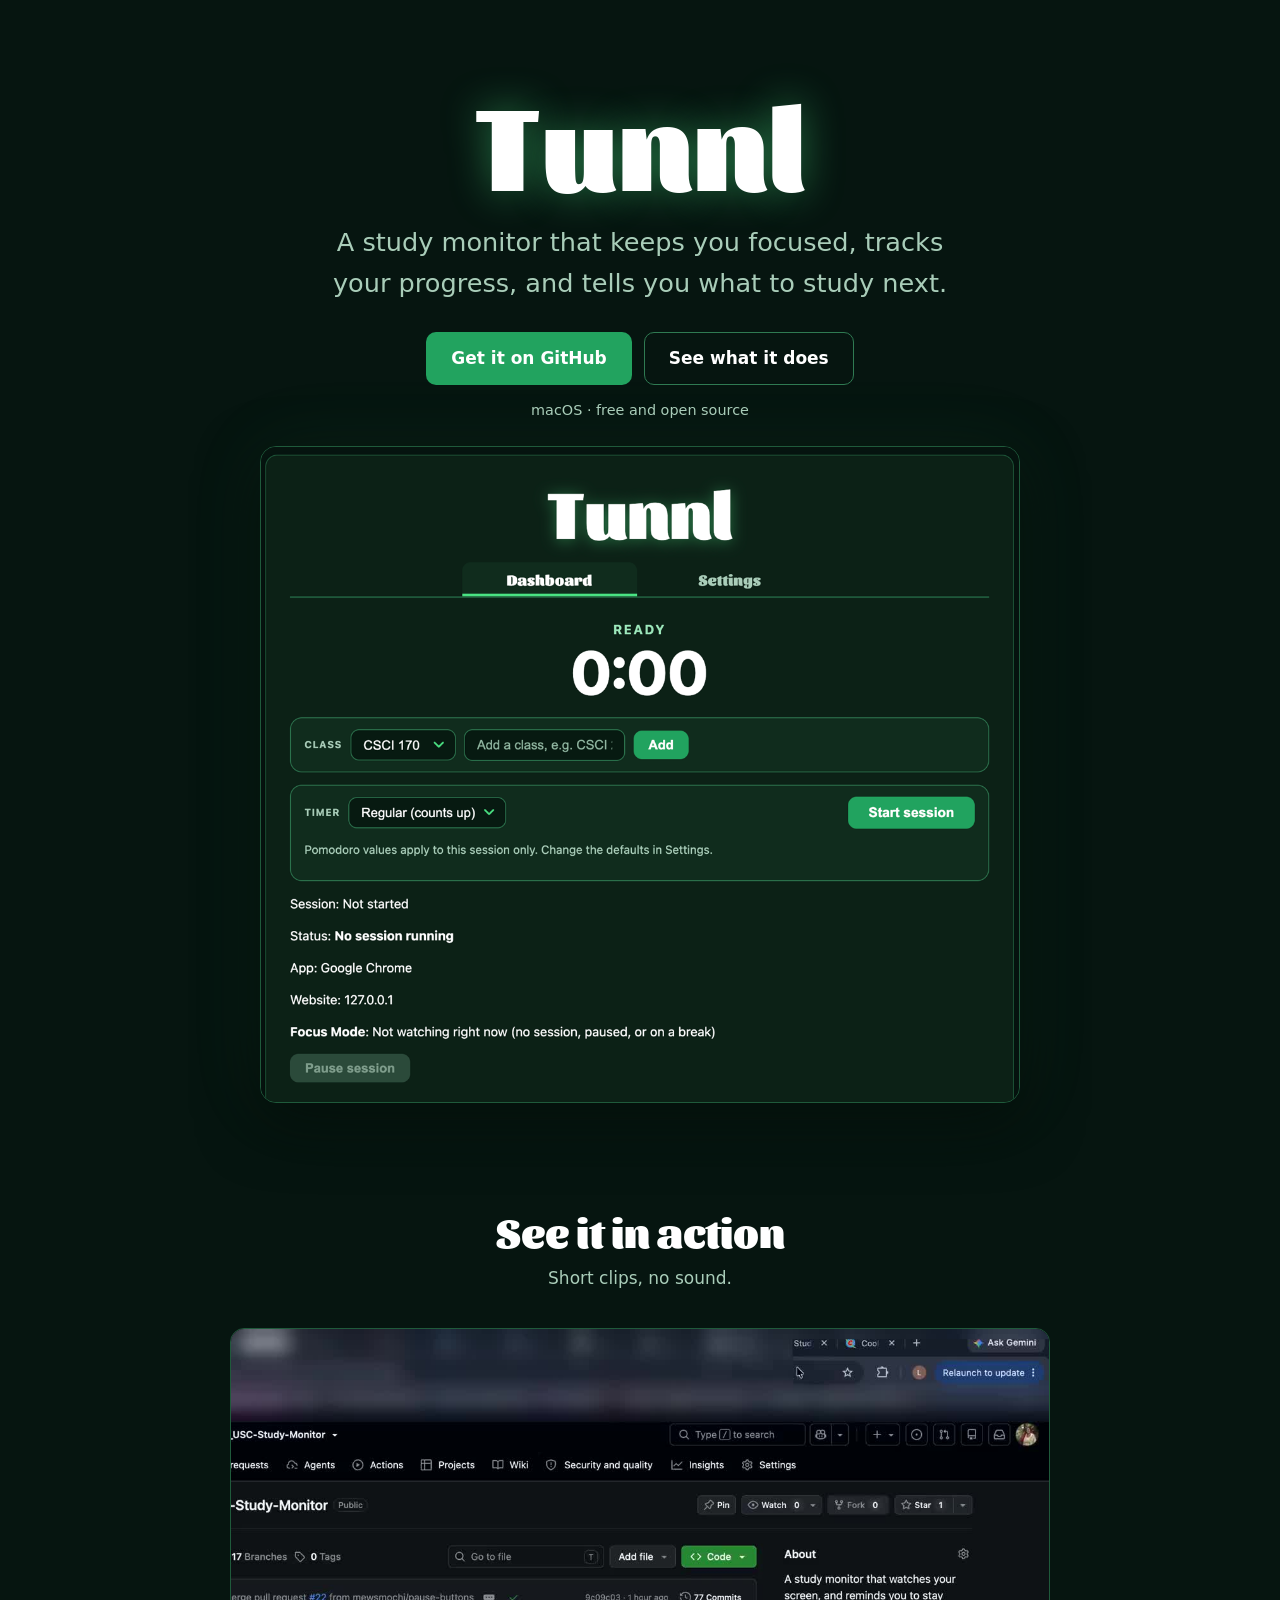
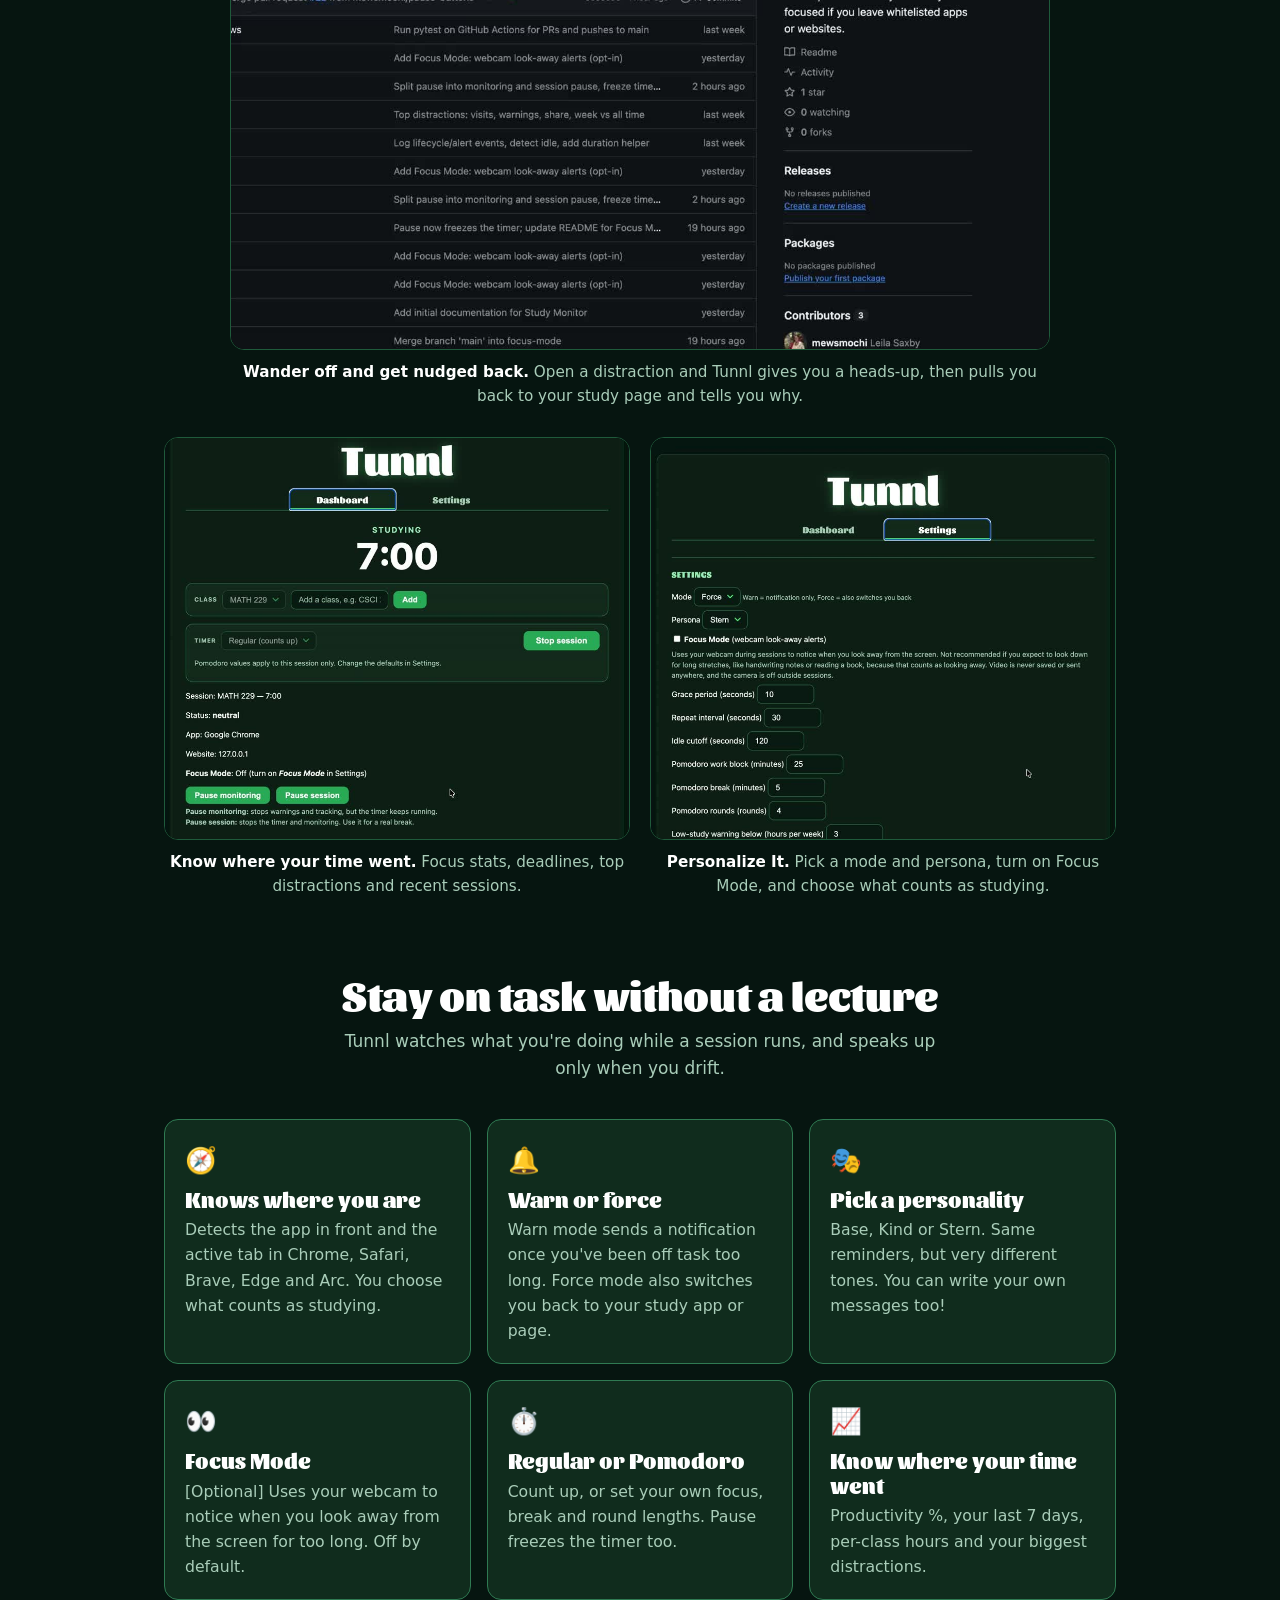
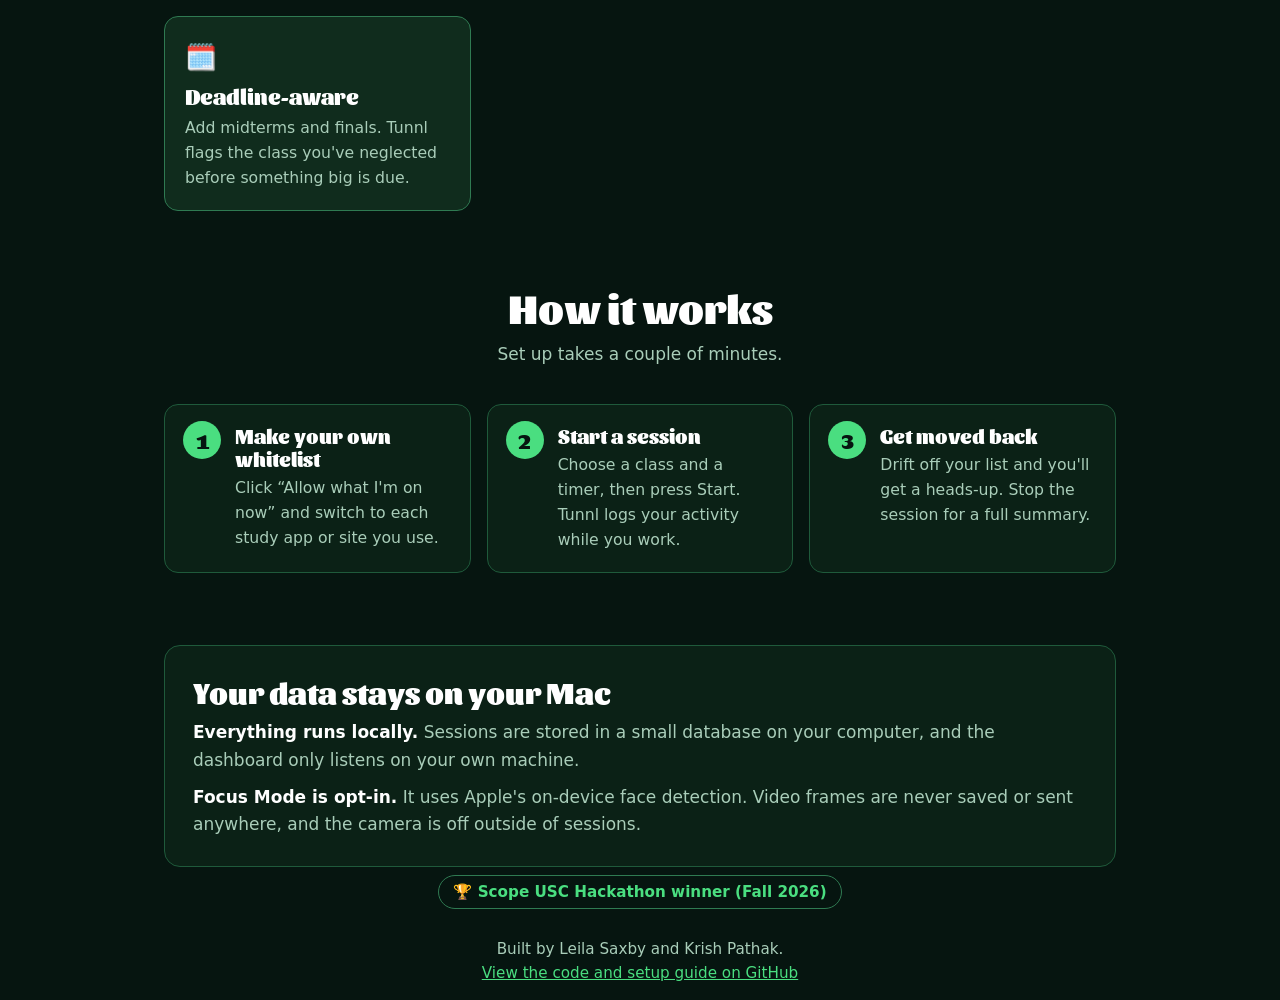
<file: docs/index.html>
<!DOCTYPE html>
<html lang="en">
<head>
<meta charset="utf-8">
<meta name="viewport" content="width=device-width, initial-scale=1">
<title>Tunnl: a study monitor that keeps you focused</title>
<meta name="description" content="Tunnl watches which app or website you're on during a study session, nudges you back when you drift, and tells you what to study next. macOS, open source.">
<link rel="preconnect" href="https://fonts.googleapis.com">
<link href="https://fonts.googleapis.com/css2?family=Sansita:wght@800;900&display=swap" rel="stylesheet">
<style>
  :root {
    --bg: #061510; --panel: #0b2116; --card: #102c1d; --line: #2f7a52;
    --fg: #fff; --muted: #a9cdb9; --accent: #4ade80; --btn: #22a35f;
    --display: "Sansita", "Avenir Next", "Trebuchet MS", sans-serif;
  }
  * { box-sizing: border-box; }
  html { scroll-behavior: smooth; }
  body { margin: 0; background: var(--bg); color: var(--fg);
         font: 17px/1.6 -apple-system, system-ui, "Segoe UI", sans-serif; }
  a { color: var(--accent); }
  .wrap { max-width: 1000px; margin: 0 auto; padding: 0 24px; }
  h1, h2, h3 { font-family: var(--display); font-weight: 900; line-height: 1.15; margin: 0; }

  /* Hero */
  .hero { text-align: center; padding: 72px 0 40px; }
  .hero h1 { font-size: clamp(4rem, 14vw, 7.5rem); text-shadow: 0 0 40px rgba(74,222,128,.45); }
  .tagline { font-size: clamp(1.2rem, 3vw, 1.6rem); color: var(--muted); max-width: 640px; margin: 12px auto 28px; }
  .buttons { display: flex; gap: 12px; justify-content: center; flex-wrap: wrap; }
  .btn { display: inline-block; padding: 12px 24px; border-radius: 10px; font-weight: 700;
         text-decoration: none; background: var(--btn); color: #fff; border: 1px solid transparent; }
  .btn:hover { background: #2bbf70; }
  .btn.ghost { background: none; border-color: var(--line); color: var(--fg); }
  .btn.ghost:hover { background: var(--card); }
  .note { color: var(--muted); font-size: .9rem; margin-top: 14px; }

  /* Screenshot */
  .shot { margin: 24px auto 0; max-width: 760px; }
  .shot img { width: 100%; height: auto; display: block; border-radius: 16px;
              border: 1px solid #1f5a3b; box-shadow: 0 20px 60px rgba(0,0,0,.5), 0 0 80px rgba(74,222,128,.08); }

  /* Demo videos */
  .demo { margin: 0 auto 28px; }
  .demo video { width: 100%; height: auto; display: block; border-radius: 14px;
                border: 1px solid #1f5a3b; background: #000; }
  .demo figcaption { color: var(--muted); font-size: .95rem; margin-top: 10px; text-align: center; }
  .demo figcaption b { color: var(--fg); }
  .demo-row { display: grid; gap: 20px; grid-template-columns: repeat(auto-fit, minmax(300px, 1fr)); }
  .demo-row .demo { margin: 0; }

  /* Sections */
  section { padding: 64px 0 8px; }
  section h2 { font-size: clamp(2rem, 5vw, 2.6rem); text-align: center; margin-bottom: 10px; }
  .lead { text-align: center; color: var(--muted); max-width: 620px; margin: 0 auto 36px; }
  .grid { display: grid; gap: 16px; grid-template-columns: repeat(auto-fit, minmax(270px, 1fr)); }
  .tile { background: var(--card); border: 1px solid var(--line); border-radius: 14px; padding: 20px; }
  .tile h3 { font-size: 1.35rem; margin-bottom: 6px; }
  .tile p { margin: 0; color: var(--muted); font-size: .98rem; }
  .tile .icon { font-size: 1.6rem; display: block; margin-bottom: 6px; }

  /* Steps */
  .steps { counter-reset: step; display: grid; gap: 16px; grid-template-columns: repeat(auto-fit, minmax(240px, 1fr)); }
  .step { background: var(--panel); border: 1px solid #1f5a3b; border-radius: 14px; padding: 20px 20px 20px 70px; position: relative; }
  .step::before { counter-increment: step; content: counter(step); position: absolute; left: 18px; top: 16px;
                  width: 38px; height: 38px; border-radius: 50%; background: var(--accent); color: var(--bg);
                  font: 900 1.3rem var(--display); display: grid; place-items: center; }
  .step h3 { font-size: 1.25rem; margin-bottom: 4px; }
  .step p { margin: 0; color: var(--muted); font-size: .98rem; }

  /* Privacy */
  .privacy { background: var(--panel); border: 1px solid #1f5a3b; border-radius: 16px; padding: 28px; }
  .privacy h2 { text-align: left; font-size: 1.9rem; }
  .privacy p { color: var(--muted); margin: 10px 0 0; }
  .privacy strong { color: var(--fg); }

  footer { text-align: center; color: var(--muted); padding: 56px 0 48px; font-size: .95rem; }
  footer .badge { display: inline-block; border: 1px solid var(--line); border-radius: 999px;
                  padding: 4px 14px; margin-bottom: 12px; color: var(--accent); font-weight: 600; }
</style>
</head>
<body>

<header class="hero wrap">
  <h1>Tunnl</h1>
  <p class="tagline">A study monitor that keeps you focused, tracks your progress, and tells you what to study next.</p>
  <div class="buttons">
    <a class="btn" href="https://github.com/mewsmochi/scope_USC-Study-Monitor">Get it on GitHub</a>
    <a class="btn ghost" href="#features">See what it does</a>
  </div>
  <p class="note">macOS · free and open source</p>
  <div class="shot">
    <img src="tunnl-dashboard.png" alt="The Tunnl dashboard: a timer, a class picker, a Pomodoro option and live status.">
  </div>
</header>

<main class="wrap">

  <section id="demo">
    <h2>See it in action</h2>
    <p class="lead">Short clips, no sound.</p>
    <figure class="demo" style="max-width:820px">
      <video src="force-back-demo.mp4" poster="force-back-demo-poster.jpg" autoplay muted loop playsinline preload="metadata"></video>
      <figcaption><b>Wander off and get nudged back.</b> Open a distraction and Tunnl gives you a heads-up, then pulls you back to your study page and tells you why.</figcaption>
    </figure>
    <div class="demo-row">
      <figure class="demo">
        <video src="dashboard-tour.mp4" poster="dashboard-tour-poster.jpg" autoplay muted loop playsinline preload="metadata"></video>
        <figcaption><b>Know where your time went.</b> Focus stats, deadlines, top distractions and recent sessions.</figcaption>
      </figure>
      <figure class="demo">
        <video src="settings-tour.mp4" poster="settings-tour-poster.jpg" autoplay muted loop playsinline preload="metadata"></video>
        <figcaption><b>Personalize It.</b> Pick a mode and persona, turn on Focus Mode, and choose what counts as studying.</figcaption>
      </figure>
    </div>
  </section>

  <section id="features">
    <h2>Stay on task without a lecture</h2>
    <p class="lead">Tunnl watches what you're doing while a session runs, and speaks up only when you drift.</p>
    <div class="grid">
      <div class="tile"><span class="icon">🧭</span><h3>Knows where you are</h3>
        <p>Detects the app in front and the active tab in Chrome, Safari, Brave, Edge and Arc. You choose what counts as studying.</p></div>
      <div class="tile"><span class="icon">🔔</span><h3>Warn or force</h3>
        <p>Warn mode sends a notification once you've been off task too long. Force mode also switches you back to your study app or page.</p></div>
      <div class="tile"><span class="icon">🎭</span><h3>Pick a personality</h3>
        <p>Base, Kind or Stern. Same reminders, but very different tones. You can write your own messages too!</p></div>
      <div class="tile"><span class="icon">👀</span><h3>Focus Mode</h3>
        <p>[Optional] Uses your webcam to notice when you look away from the screen for too long. Off by default.</p></div>
      <div class="tile"><span class="icon">⏱️</span><h3>Regular or Pomodoro</h3>
        <p>Count up, or set your own focus, break and round lengths. Pause freezes the timer too.</p></div>
      <div class="tile"><span class="icon">📈</span><h3>Know where your time went</h3>
        <p>Productivity %, your last 7 days, per-class hours and your biggest distractions.</p></div>
      <div class="tile"><span class="icon">🗓️</span><h3>Deadline-aware</h3>
        <p>Add midterms and finals. Tunnl flags the class you've neglected before something big is due.</p></div>
    </div>
  </section>

  <section>
    <h2>How it works</h2>
    <p class="lead">Set up takes a couple of minutes.</p>
    <div class="steps">
      <div class="step"><h3>Make your own whitelist</h3><p>Click “Allow what I'm on now” and switch to each study app or site you use.</p></div>
      <div class="step"><h3>Start a session</h3><p>Choose a class and a timer, then press Start. Tunnl logs your activity while you work.</p></div>
      <div class="step"><h3>Get moved back</h3><p>Drift off your list and you'll get a heads-up. Stop the session for a full summary.</p></div>
    </div>
  </section>

  <section>
    <div class="privacy">
      <h2>Your data stays on your Mac</h2>
      <p><strong>Everything runs locally.</strong> Sessions are stored in a small database on your computer, and the dashboard only listens on your own machine.</p>
      <p><strong>Focus Mode is opt-in.</strong> It uses Apple's on-device face detection. Video frames are never saved or sent anywhere, and the camera is off outside of sessions.</p>
    </div>
  </section>

</main>

<footer class="wrap">
  <div class="badge">🏆 Scope USC Hackathon winner (Fall 2026) </div>
  <p>Built by Leila Saxby and Krish Pathak.<br>
  <a href="https://github.com/mewsmochi/scope_USC-Study-Monitor">View the code and setup guide on GitHub</a></p>
</footer>

</body>
</html>
</file>
